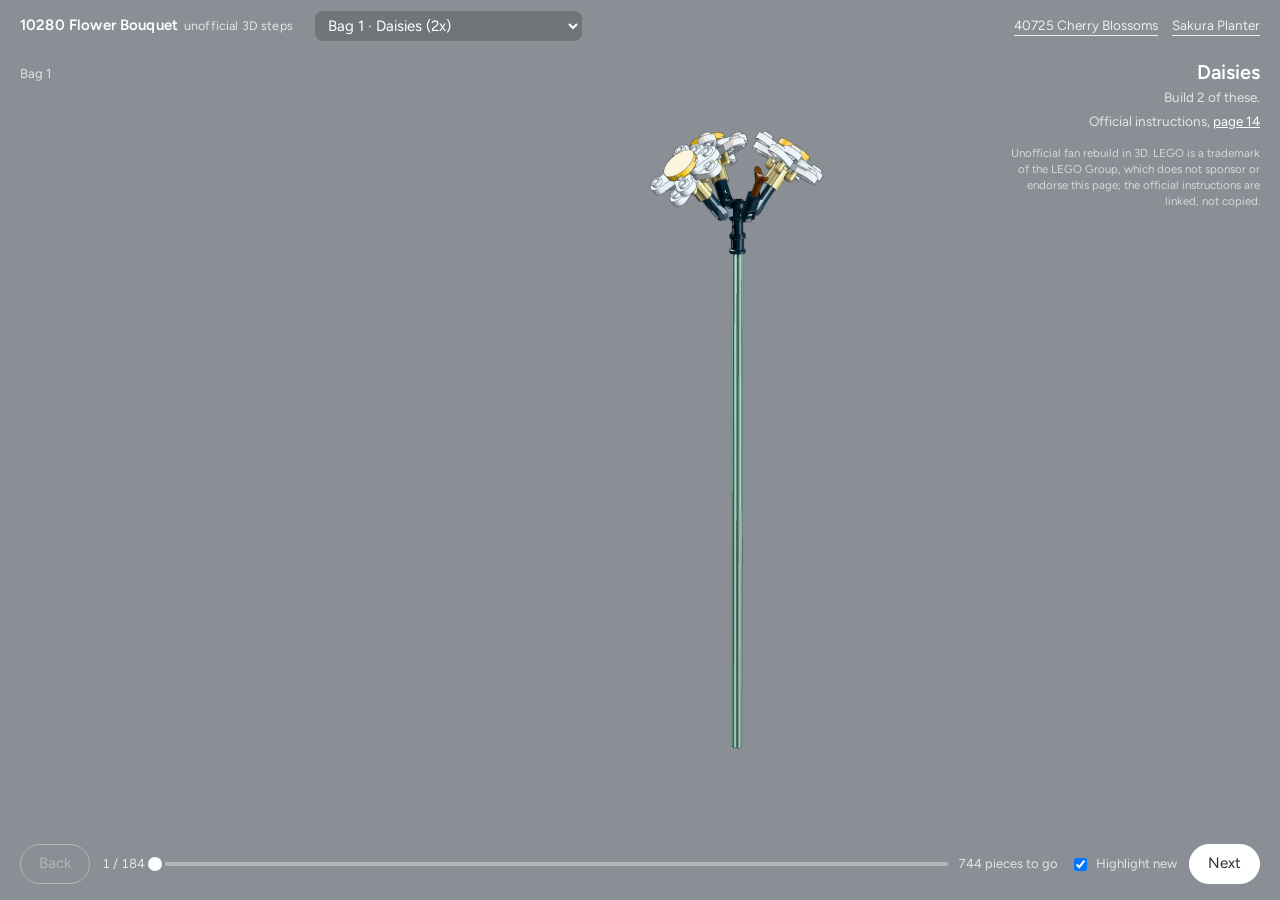
<file: docs/sets/10280/index.html>
<!doctype html>
<html lang="en" data-theme="bouquet">
<head>
<meta charset="utf-8">
<meta name="viewport" content="width=device-width, initial-scale=1">
<title>Flower Bouquet 10280, step by step</title>
<meta name="description" content="Unofficial 3D step-by-step build of LEGO 10280 Flower Bouquet, laid out like the printed instructions.">
<link rel="preconnect" href="https://fonts.googleapis.com"><link rel="preconnect" href="https://fonts.gstatic.com" crossorigin>
<link href="https://fonts.googleapis.com/css2?family=Figtree:wght@300;400;600&display=swap" rel="stylesheet">
<link rel="stylesheet" href="../lib/manual.css">
<link rel="icon" href="data:image/svg+xml,%3Csvg xmlns='http://www.w3.org/2000/svg' viewBox='0 0 32 32'%3E%3Cg fill='%23E58FB0'%3E%3Ccircle cx='16' cy='9' r='6'/%3E%3Ccircle cx='23' cy='14' r='6'/%3E%3Ccircle cx='20' cy='22' r='6'/%3E%3Ccircle cx='12' cy='22' r='6'/%3E%3Ccircle cx='9' cy='14' r='6'/%3E%3C/g%3E%3C/svg%3E">
<script type="importmap">{"imports": {"three": "../../vendor/three.module.min.js"}}</script>
</head>
<body>
<div id="stage" aria-label="3D view of the current step. Drag to turn, scroll to zoom."></div>
<div class="mult" id="mult">2x</div>

<header class="top">
  <span class="set">10280 Flower Bouquet<small>unofficial 3D steps</small></span>
  <label><span class="sr" hidden>Section</span><select id="section" aria-label="Jump to a section"></select></label>
  <nav class="links"><a href="../40725/">40725 Cherry Blossoms</a><a href="../../">Sakura Planter</a></nav>
</header>

<aside class="left">
  <div class="parts" id="parts" aria-label="Pieces for this step"></div>
  <div class="stepno" id="stepno" aria-live="polite"></div>
  <div class="icons">
    <svg class="rotate" id="rotate" viewBox="0 0 60 60" role="img" aria-label="Turn the model around"><ellipse cx="30" cy="30" rx="20" ry="8" fill="none" stroke="#14202B" stroke-width="2.5"/><path d="M30 10 A20 20 0 1 1 13 40" fill="none" stroke="#14202B" stroke-width="2.5"/><path d="M13 40 l-2-9 9 4z" fill="#14202B"/><path d="M47 26 l3 8-8-2z" fill="#14202B"/></svg>
    <div class="oneone" id="oneone"><svg></svg><b>1:1</b><button type="button">calibrate</button></div>
  </div>
</aside>

<aside class="note">
  <h1 id="title"></h1>
  <p id="note"></p>
  <p id="pdflink"></p>
  <p class="fine">Unofficial fan rebuild in 3D. LEGO is a trademark of the LEGO Group, which does not sponsor or endorse this page; the official instructions are linked, not copied.</p>
</aside>

<footer class="bottom">
  <button id="prev" type="button">Back</button>
  <div class="progress"><span id="count"></span><div class="track"><i id="bar"></i><b id="dot"></b></div><span id="left"></span></div>
  <label class="toggle"><input type="checkbox" id="hl" checked> Highlight new</label>
  <button id="next" type="button" class="primary">Next</button>
</footer>

<div class="spin" id="spin"><p></p></div>
<div class="calib" id="calib"><div>
  <b>Set the 1:1 size</b>
  <p>Hold a bank card against the screen and drag until the dashed box is exactly as wide as the card.</p>
  <div class="card" id="card"></div>
  <input type="range" id="cardsize" min="200" max="700" step="1" aria-label="Card width on screen">
  <p><button id="calibdone" type="button">Done</button></p>
</div></div>
<div class="loading" id="loading">Loading the model</div>

<script src="data/set.js"></script>
<script>
window.SETCFG = {
  set: '10280', theme: 'bouquet',
  pdf: 'https://www.lego.com/cdn/product-assets/product.bi.core.pdf/6532379.pdf',
  sections: [
    { model: 'daisy', title: 'Daisies', bag: 1, mult: 2, pdf: 14 },
    { model: 'rose_head', title: 'Rose heads', bag: 1, mult: 3, pdf: 19 },
    { model: 'rose_stem_curved', title: 'Rose stems, curved', bag: 1, mult: 2, pdf: 26 },
    { model: 'rose_stem_straight', title: 'Rose stem, straight', bag: 1, mult: 1, pdf: 31 },
    { model: 'roses', title: 'Roses together', bag: 1, count: false, pdf: 35, note: 'Push a rose head onto each stem.' },
    { model: 'poppy', title: 'California poppy', bag: 2, mult: 1, pdf: 37 },
    { model: 'grass', title: 'Grass', bag: 2, mult: 2, pdf: 43 },
    { model: 'snap_head', title: 'Snapdragon heads', bag: 2, mult: 2, pdf: 48 },
    { model: 'snap_stem_curved', title: 'Snapdragon stem, curved', bag: 2, mult: 1, pdf: 55 },
    { model: 'snap_stem_straight', title: 'Snapdragon stem, straight', bag: 2, mult: 1, pdf: 59 },
    { model: 'snapdragons', title: 'Snapdragons together', bag: 2, count: false, pdf: 62, note: 'Push a head onto each stem.' },
    { model: 'lavender', title: 'Lavender', bag: 3, mult: 1, pdf: 64 },
    { model: 'big_leaf', title: 'Large leaves', bag: 3, mult: 3, pdf: 68 },
    { model: 'aster', title: 'Aster', bag: 3, mult: 1, pdf: 74 },
  ],
  final: { model: 'bouquet', title: 'The bouquet' },
};
</script>
<script type="module" src="../lib/viewer.js"></script>
</body>
</html>
</file>
<file: docs/sets/lib/manual.css>
/* Instruction pages for the original sets, styled after the printed manuals.
   data-theme="cherry" follows 40725 (light blue pages, rounded blue parts boxes, yellow sub-build boxes);
   data-theme="bouquet" follows 10280 (grey pages, thin white boxes, white sub-build boxes). */
:root { --sans: 'Outfit', system-ui, -apple-system, 'Segoe UI', sans-serif; }
[data-theme="cherry"] {
  --page: #D6EAF8; --ink: #14202B; --ink-soft: #3E5568; --box: #B4D6EF; --box-line: #1B2733; --box-r: 12px; --box-w: 1.5px;
  --sub: #FFF3C4; --sub-line: #1B2733; --num-w: 500; --num: #14202B; --bar: #1E63AE; --track: #8EB8E2; --hl: #FFE500;
  --btn: #14202B; --btn-ink: #fff; --chip: rgba(255, 255, 255, 0.7);
}
[data-theme="bouquet"] {
  --sans: 'Figtree', system-ui, -apple-system, 'Segoe UI', sans-serif;
  --page: #898F95; --ink: #FFFFFF; --ink-soft: #E2E5E8; --box: transparent; --box-line: #F4F4F4; --box-r: 0px; --box-w: 1.5px;
  --sub: #FFFFFF; --sub-line: #2A2A2A; --num-w: 300; --num: #FFFFFF; --bar: #FFFFFF; --track: rgba(255, 255, 255, 0.35);
  --btn: #FFFFFF; --btn-ink: #2A2D30; --chip: rgba(0, 0, 0, 0.18); --hl: #F5C542;
}
* { box-sizing: border-box; }
html, body { margin: 0; height: 100%; overflow: hidden; background: var(--page); color: var(--ink); font: 15px/1.45 var(--sans); }
button, select, input { font: inherit; color: inherit; }
:focus-visible { outline: 2px solid var(--bar); outline-offset: 2px; }

#stage { position: fixed; inset: 0; transition: inset .35s ease, background-color .35s ease, border-color .35s ease, border-radius .35s ease; border: 0 solid transparent; }
#stage canvas { display: block; width: 100%; height: 100%; touch-action: none; }
body.sub #stage { inset: 118px 24px 104px 196px; background: var(--sub); border: var(--box-w) solid var(--sub-line); border-radius: var(--box-r); }
[data-theme="bouquet"] body.sub #stage, body.sub[data-theme="bouquet"] #stage { border-width: 3px; }
.mult { position: fixed; right: 52px; bottom: 124px; font: 300 64px/1 var(--sans); color: var(--ink); display: none; pointer-events: none; }
[data-theme="cherry"] .mult { font-weight: 400; }
body.sub .mult.on { display: block; color: #14202B; }
.subnum { position: absolute; left: 18px; top: 10px; font: var(--num-w) 34px/1 var(--sans); color: #14202B; }

/* top bar */
.top { position: fixed; top: 0; left: 0; right: 0; height: 52px; display: flex; align-items: center; gap: 14px; padding: 0 20px; z-index: 5; pointer-events: none; }
.top > * { pointer-events: auto; }
.top .set { font-weight: 600; letter-spacing: 0.01em; }
.top .set small { font-weight: 400; color: var(--ink-soft); margin-left: 6px; }
.top select { margin-left: 8px; background: var(--chip); border: 1px solid transparent; border-radius: 8px; padding: 4px 8px; max-width: 46vw; }
.top .links { margin-left: auto; display: flex; gap: 14px; font-size: 13.5px; }
.top a { color: var(--ink); text-decoration: none; border-bottom: 1px solid currentColor; opacity: 0.85; }
.top a:hover { opacity: 1; }

/* left column: parts box, step number, icons */
.left { position: fixed; left: 20px; top: 60px; width: 168px; z-index: 4; display: flex; flex-direction: column; gap: 10px; }
.parts { background: var(--box); border: var(--box-w) solid var(--box-line); border-radius: var(--box-r); padding: 8px; display: grid; grid-template-columns: repeat(2, 1fr); gap: 4px 6px; min-height: 64px; }
.parts:empty { display: none; }
.parts button { all: unset; cursor: pointer; display: flex; flex-direction: column; align-items: center; padding: 2px; border-radius: 8px; }
.parts button:hover, .parts button:focus-visible { background: rgba(255, 255, 255, 0.35); }
.parts img { width: 70px; height: 56px; object-fit: contain; }
.parts span { font-size: 11.5px; margin-top: -2px; }
.stepno { font: var(--num-w) 60px/1 var(--sans); color: var(--num); }
.stepno small { display: block; font: 400 13px/1.3 var(--sans); color: var(--ink-soft); margin-top: 6px; }
.icons { display: flex; flex-wrap: wrap; gap: 8px; align-items: center; }
.rotate { width: 60px; height: 60px; background: #fff; border: 1.5px solid #1B2733; border-radius: 10px; display: none; }
.rotate.on { display: block; }
.oneone { display: none; align-items: center; gap: 6px; background: var(--box); border: var(--box-w) solid var(--box-line); border-radius: var(--box-r); padding: 6px 8px; }
.oneone.on { display: inline-flex; }
.oneone { max-width: 168px; flex-wrap: wrap; }
.oneone b { font: 500 22px/1 var(--sans); }
.oneone button { all: unset; cursor: pointer; font-size: 11px; text-decoration: underline; color: var(--ink-soft); }

/* right column: notes and PDF link */
.note { position: fixed; right: 20px; top: 60px; width: 250px; z-index: 4; font-size: 13.5px; color: var(--ink-soft); text-align: right; }
.note h1 { margin: 0 0 2px; font: 600 20px/1.2 var(--sans); color: var(--ink); }
.note p { margin: 4px 0; }
.note a { color: var(--ink); }
.note .fine { margin-top: 14px; font-size: 11.5px; line-height: 1.4; opacity: 0.85; }
body.sub .note .fine { display: none; }

/* bottom: progress and buttons */
.bottom { position: fixed; left: 20px; right: 20px; bottom: 16px; z-index: 5; display: flex; align-items: center; gap: 12px; }
.bottom button { border: 1.5px solid var(--btn); background: transparent; color: var(--btn); border-radius: 99px; padding: 8px 18px; cursor: pointer; white-space: nowrap; }
.bottom button.primary { background: var(--btn); color: var(--btn-ink); }
.bottom button:disabled { opacity: 0.35; cursor: default; }
.progress { flex: 1; display: flex; align-items: center; gap: 10px; font-size: 13px; color: var(--ink-soft); font-variant-numeric: tabular-nums; }
.track { flex: 1; height: 4px; border-radius: 2px; background: var(--track); position: relative; }
.track i { position: absolute; left: 0; top: 0; bottom: 0; background: var(--bar); border-radius: 2px; }
.track b { position: absolute; top: 50%; width: 14px; height: 14px; margin: -7px 0 0 -7px; border-radius: 50%; background: var(--bar); box-shadow: 0 0 0 3px var(--page); }
.toggle { display: inline-flex; align-items: center; gap: 6px; font-size: 13px; color: var(--ink-soft); white-space: nowrap; }

/* part spinner popover */
.spin { position: fixed; z-index: 9; width: 180px; height: 196px; background: #fff; border: 1.5px solid #1B2733; border-radius: 12px; display: none; box-shadow: 0 8px 24px rgba(0, 0, 0, 0.18); color: #14202B; }
.spin.on { display: block; }
.spin canvas { width: 180px; height: 160px; display: block; }
.spin p { margin: 0; padding: 0 10px; font-size: 12px; text-align: center; }

/* 1:1 calibration */
.calib { position: fixed; inset: 0; z-index: 10; background: rgba(0, 0, 0, 0.45); display: none; align-items: center; justify-content: center; }
.calib.on { display: flex; }
.calib div { background: #fff; color: #14202B; border-radius: 14px; padding: 20px 24px; width: min(460px, 92vw); }
.calib .card { height: 54px; border: 2px dashed #14202B; border-radius: 6px; margin: 14px 0; }
.calib input { width: 100%; }

.loading { position: fixed; inset: 0; display: flex; align-items: center; justify-content: center; font-size: 15px; color: var(--ink-soft); }

/* phones: a manual page in portrait. Parts box and step number in a band above the model, the model below,
   sub-builds in a full-width box, buttons at the bottom within thumb reach. */
@media (max-width: 760px) {
  html, body { font-size: 14px; }
  .top { height: 44px; padding: 0 10px; gap: 8px; }
  .top .set small, .top .links { display: none; }
  .top .set { font-size: 13px; white-space: nowrap; }
  .top select { margin-left: auto; max-width: 52vw; font-size: 13px; }
  #stage { inset: 160px 0 70px 0; }
  body.sub #stage { inset: 164px 8px 76px 8px; }
  .left { left: 10px; right: 10px; top: 48px; width: auto; flex-direction: row; align-items: flex-start; gap: 10px; }
  .parts { display: flex; flex-wrap: nowrap; overflow-x: auto; max-width: 62vw; min-height: 0; padding: 4px; gap: 2px; scrollbar-width: none; }
  .parts:empty { display: none; }
  .parts img { width: 52px; height: 42px; }
  .parts span { font-size: 11px; }
  .stepno { font-size: 44px; min-width: 56px; }
  .stepno small { font-size: 11px; margin-top: 2px; max-width: 30vw; }
  .icons { position: fixed; top: 124px; left: 10px; gap: 6px; }
  .rotate { width: 40px; height: 40px; }
  .oneone { padding: 3px 6px; }
  .oneone b { font-size: 16px; }
  .note { display: block; top: auto; bottom: 66px; left: 10px; right: 10px; width: auto; text-align: left; font-size: 12px; pointer-events: none; }
  .note h1, .note #note, .note .fine { display: none; }
  .note a { pointer-events: auto; }
  body.sub .note { bottom: 80px; left: 18px; color: #3A3F44; }
  body.sub .note a { color: #14202B; }
  .mult { right: 22px; bottom: 96px; font-size: 44px; }
  .bottom { left: 8px; right: 8px; bottom: 10px; gap: 8px; }
  .bottom button { padding: 12px 18px; min-width: 76px; }
  .progress { flex-direction: column; align-items: stretch; gap: 4px; font-size: 11px; }
  .progress #count, .progress #left { text-align: center; }
  .progress #left { display: none; }
  .progress .track { flex: none; width: 100%; }
  .bottom .toggle { display: none; }
  .spin { left: 50% !important; top: 160px !important; transform: translateX(-50%); }
}
</file>
